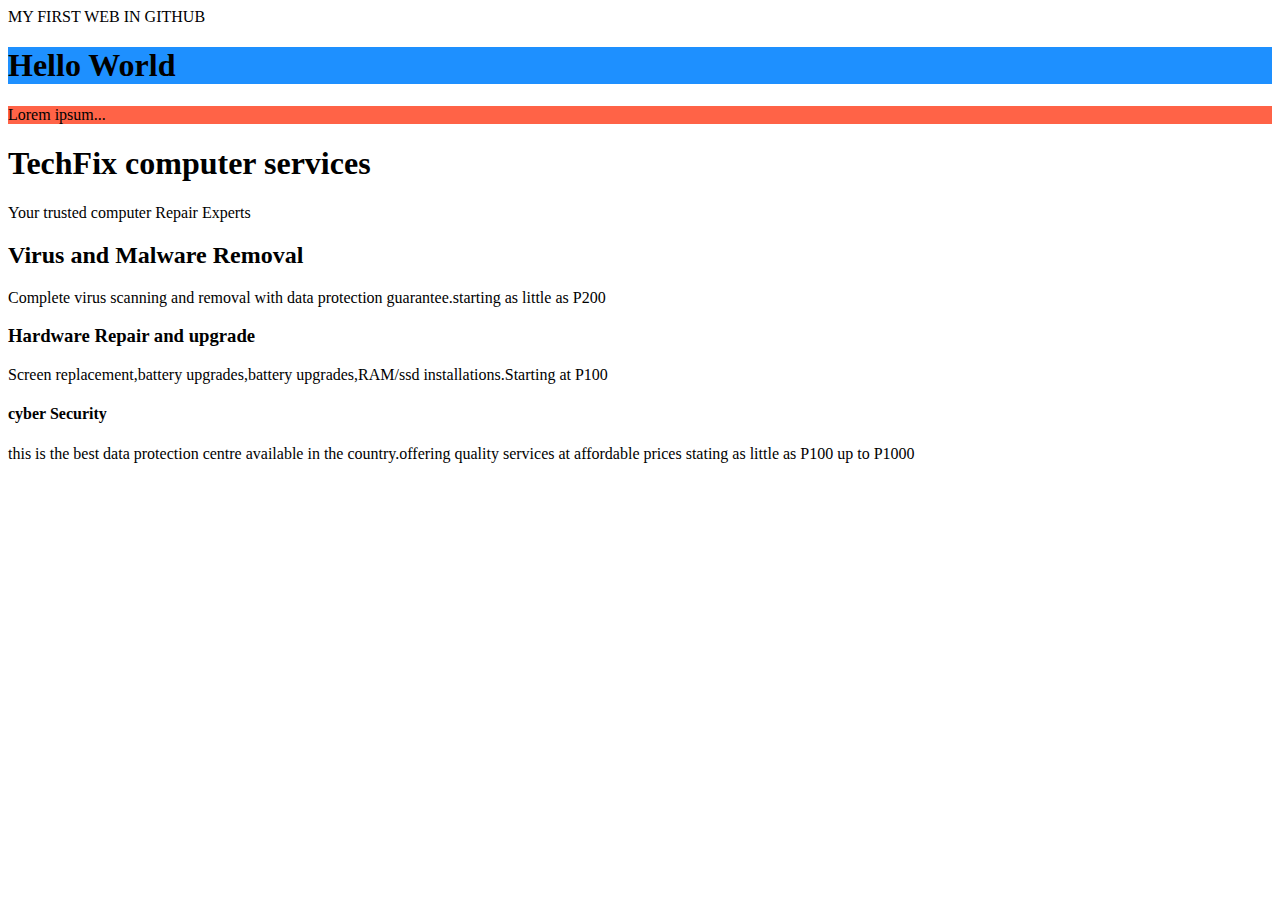
<file: index.html>
<!DOCTYPE html>
<html>
   <head>
      <titles>MY FIRST WEB IN GITHUB</titles>
   </head>
  <body>  
     <h1 style="background-color:DodgerBlue;">Hello World</h1>
     <p style="background-color:Tomato;">Lorem ipsum...</p>
     <h1>TechFix computer services</h1>
     <p>Your trusted computer Repair Experts</p>
     <h2>Virus and Malware Removal</h2>
     <p>Complete virus scanning and removal with data protection guarantee.starting as little as P200</p>
     <h3>Hardware Repair and upgrade</h3>
     <p>Screen replacement,battery upgrades,battery upgrades,RAM/ssd installations.Starting at P100</p>
     <h4>cyber Security</h4>
     <p>this is the best data protection centre available in the country.offering quality services at affordable prices stating as little as P100 up to P1000</p>
     <i></i>
  </body>
</html>
</file>
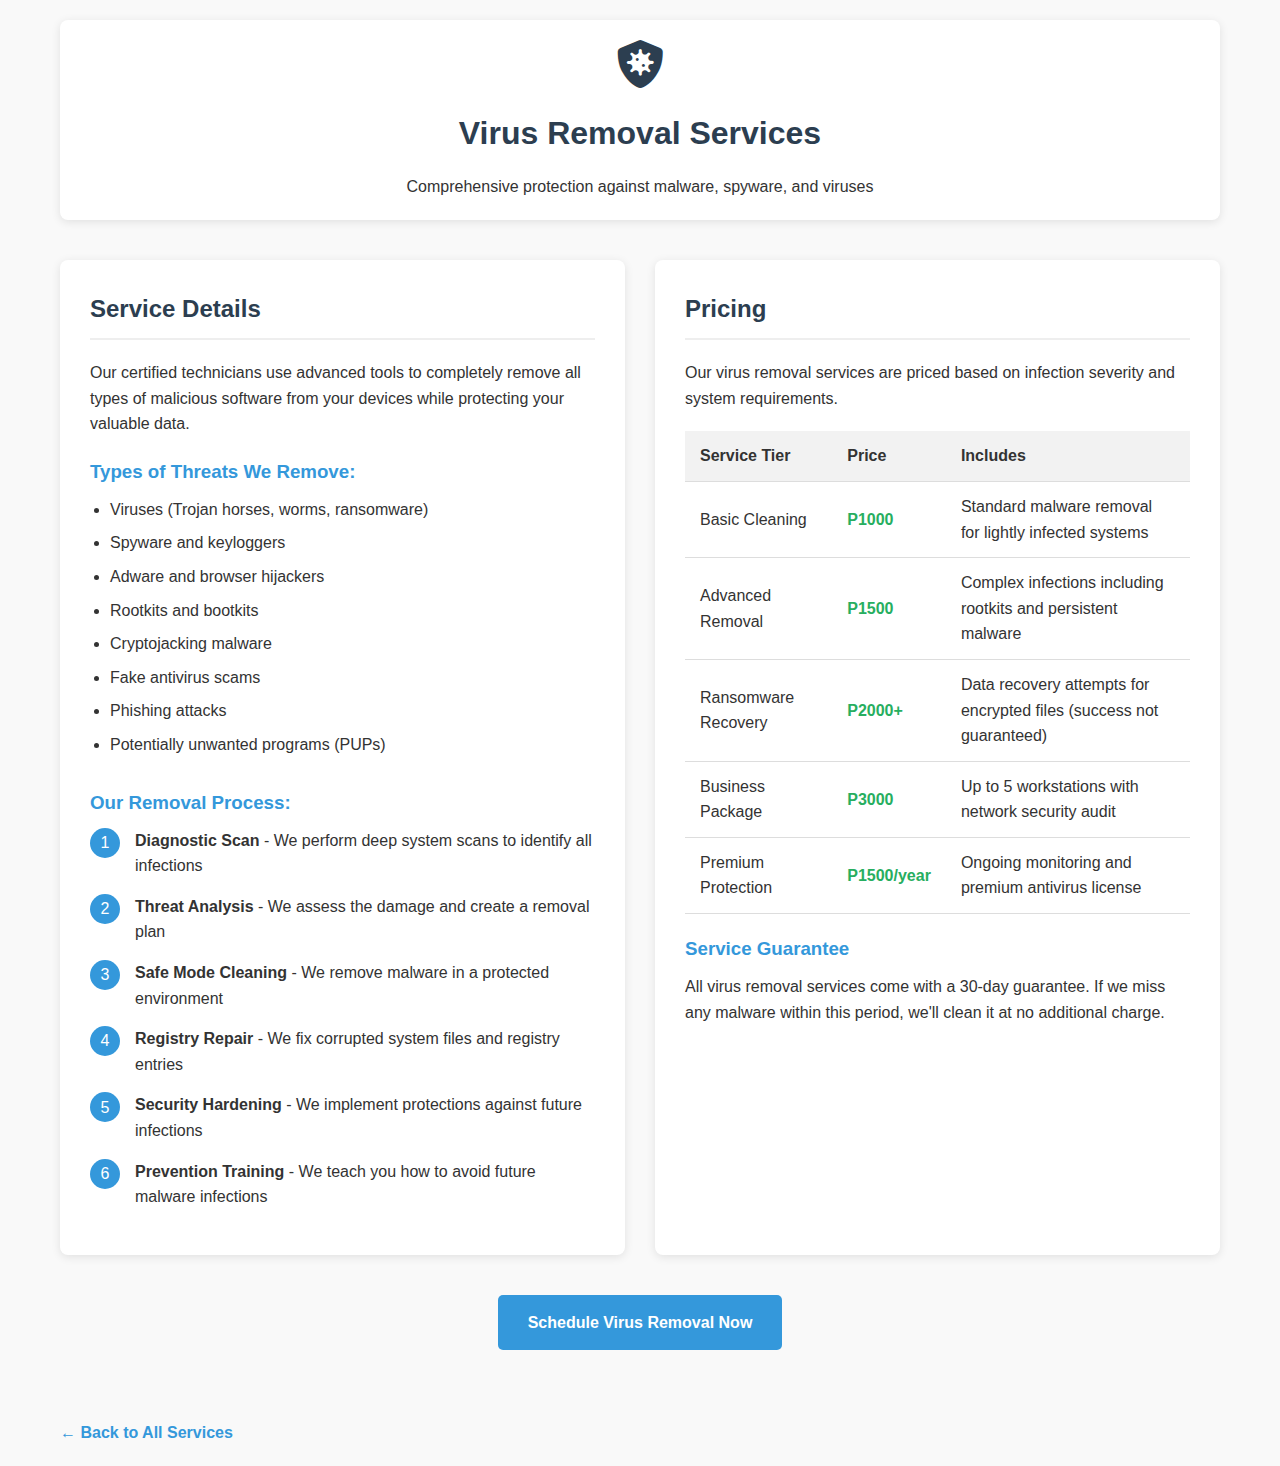
<file: TECHHUBCORNER.HTML>
<!DOCTYPE html>
<html lang="en">
<head>
    <meta charset="UTF-8">
    <meta name="viewport" content="width=device-width, initial-scale=1.0">
    <title>Virus Removal Services - Tech Solutions</title>
    <link rel="stylesheet" href="https://cdnjs.cloudflare.com/ajax/libs/font-awesome/6.0.0/css/all.min.css">
    <style>
        * { box-sizing: border-box; margin: 0; padding: 0; font-family: 'Arial', sans-serif; }
        body { line-height: 1.6; color: #333; background-color: #f9f9f9; }
        .container { max-width: 1200px; margin: 0 auto; padding: 20px; }
        .service-header { text-align: center; margin-bottom: 40px; padding: 20px; background-color: #fff; border-radius: 8px; box-shadow: 0 2px 10px rgba(0,0,0,0.1); }
        .service-header i { color: #2c3e50; margin-bottom: 20px; }
        .service-header h1 { color: #2c3e50; margin-bottom: 15px; }
        .service-content { display: flex; flex-wrap: wrap; gap: 30px; margin-bottom: 40px; }
        .service-details, .pricing { flex: 1; min-width: 300px; background: #fff; padding: 30px; border-radius: 8px; box-shadow: 0 2px 10px rgba(0,0,0,0.1); }
        h2 { color: #2c3e50; margin-bottom: 20px; padding-bottom: 10px; border-bottom: 2px solid #eee; }
        h3 { color: #3498db; margin: 20px 0 10px; }
        ul { padding-left: 20px; margin-bottom: 20px; }
        li { margin-bottom: 8px; }
        .price-table { width: 100%; border-collapse: collapse; margin-top: 20px; }
        .price-table th, .price-table td { padding: 12px 15px; text-align: left; border-bottom: 1px solid #ddd; }
        .price-table th { background-color: #f2f2f2; font-weight: bold; }
        .price-table tr:hover { background-color: #f5f5f5; }
        .price { font-weight: bold; color: #27ae60; }
        .back-link { display: inline-block; margin-top: 30px; color: #3498db; text-decoration: none; font-weight: bold; }
        .back-link:hover { text-decoration: underline; }
        .procedure { margin-top: 30px; }
        .step { display: flex; margin-bottom: 15px; }
        .step-number { background-color: #3498db; color: white; width: 30px; height: 30px; border-radius: 50%; display: flex; align-items: center; justify-content: center; margin-right: 15px; flex-shrink: 0; }
        .step-content { flex-grow: 1; }
        .cta { text-align: center; margin: 40px 0; }
        .cta-button { display: inline-block; background-color: #3498db; color: white; padding: 15px 30px; border-radius: 5px; text-decoration: none; font-weight: bold; transition: background-color 0.3s; }
        .cta-button:hover { background-color: #2980b9; }
    </style>
</head>
<body>
    <div class="container">
        <div class="service-header">
            <i class="fas fa-shield-virus fa-3x"></i>
            <h1>Virus Removal Services</h1>
            <p>Comprehensive protection against malware, spyware, and viruses</p>
        </div>
        
        <div class="service-content">
            <div class="service-details">
                <h2>Service Details</h2>
                <p>Our certified technicians use advanced tools to completely remove all types of malicious software from your devices while protecting your valuable data.</p>
                
                <h3>Types of Threats We Remove:</h3>
                <ul>
                    <li>Viruses (Trojan horses, worms, ransomware)</li>
                    <li>Spyware and keyloggers</li>
                    <li>Adware and browser hijackers</li>
                    <li>Rootkits and bootkits</li>
                    <li>Cryptojacking malware</li>
                    <li>Fake antivirus scams</li>
                    <li>Phishing attacks</li>
                    <li>Potentially unwanted programs (PUPs)</li>
                </ul>
                
                <div class="procedure">
                    <h3>Our Removal Process:</h3>
                    <div class="step">
                        <div class="step-number">1</div>
                        <div class="step-content">
                            <strong>Diagnostic Scan</strong> - We perform deep system scans to identify all infections
                        </div>
                    </div>
                    <div class="step">
                        <div class="step-number">2</div>
                        <div class="step-content">
                            <strong>Threat Analysis</strong> - We assess the damage and create a removal plan
                        </div>
                    </div>
                    <div class="step">
                        <div class="step-number">3</div>
                        <div class="step-content">
                            <strong>Safe Mode Cleaning</strong> - We remove malware in a protected environment
                        </div>
                    </div>
                    <div class="step">
                        <div class="step-number">4</div>
                        <div class="step-content">
                            <strong>Registry Repair</strong> - We fix corrupted system files and registry entries
                        </div>
                    </div>
                    <div class="step">
                        <div class="step-number">5</div>
                        <div class="step-content">
                            <strong>Security Hardening</strong> - We implement protections against future infections
                        </div>
                    </div>
                    <div class="step">
                        <div class="step-number">6</div>
                        <div class="step-content">
                            <strong>Prevention Training</strong> - We teach you how to avoid future malware infections
                        </div>
                    </div>
                </div>
            </div>
            
            <div class="pricing">
                <h2>Pricing</h2>
                <p>Our virus removal services are priced based on infection severity and system requirements.</p>
                
                <table class="price-table">
                    <thead>
                        <tr>
                            <th>Service Tier</th>
                            <th>Price</th>
                            <th>Includes</th>
                        </tr>
                    </thead>
                    <tbody>
                        <tr>
                            <td>Basic Cleaning</td>
                            <td class="price">P1000</td>
                            <td>Standard malware removal for lightly infected systems</td>
                        </tr>
                        <tr>
                            <td>Advanced Removal</td>
                            <td class="price">P1500</td>
                            <td>Complex infections including rootkits and persistent malware</td>
                        </tr>
                        <tr>
                            <td>Ransomware Recovery</td>
                            <td class="price">P2000+</td>
                            <td>Data recovery attempts for encrypted files (success not guaranteed)</td>
                        </tr>
                        <tr>
                            <td>Business Package</td>
                            <td class="price">P3000</td>
                            <td>Up to 5 workstations with network security audit</td>
                        </tr>
                        <tr>
                            <td>Premium Protection</td>
                            <td class="price">P1500/year</td>
                            <td>Ongoing monitoring and premium antivirus license</td>
                        </tr>
                    </tbody>
                </table>
                
                <h3>Service Guarantee</h3>
                <p>All virus removal services come with a 30-day guarantee. If we miss any malware within this period, we'll clean it at no additional charge.</p>
            </div>
        </div>
        
        <div class="cta">
            <a href="contact.html" class="cta-button">Schedule Virus Removal Now</a>
        </div>
        
        <a href="index.html#services" class="back-link">← Back to All Services</a>
    </div>
</body>
</html>
</file>
